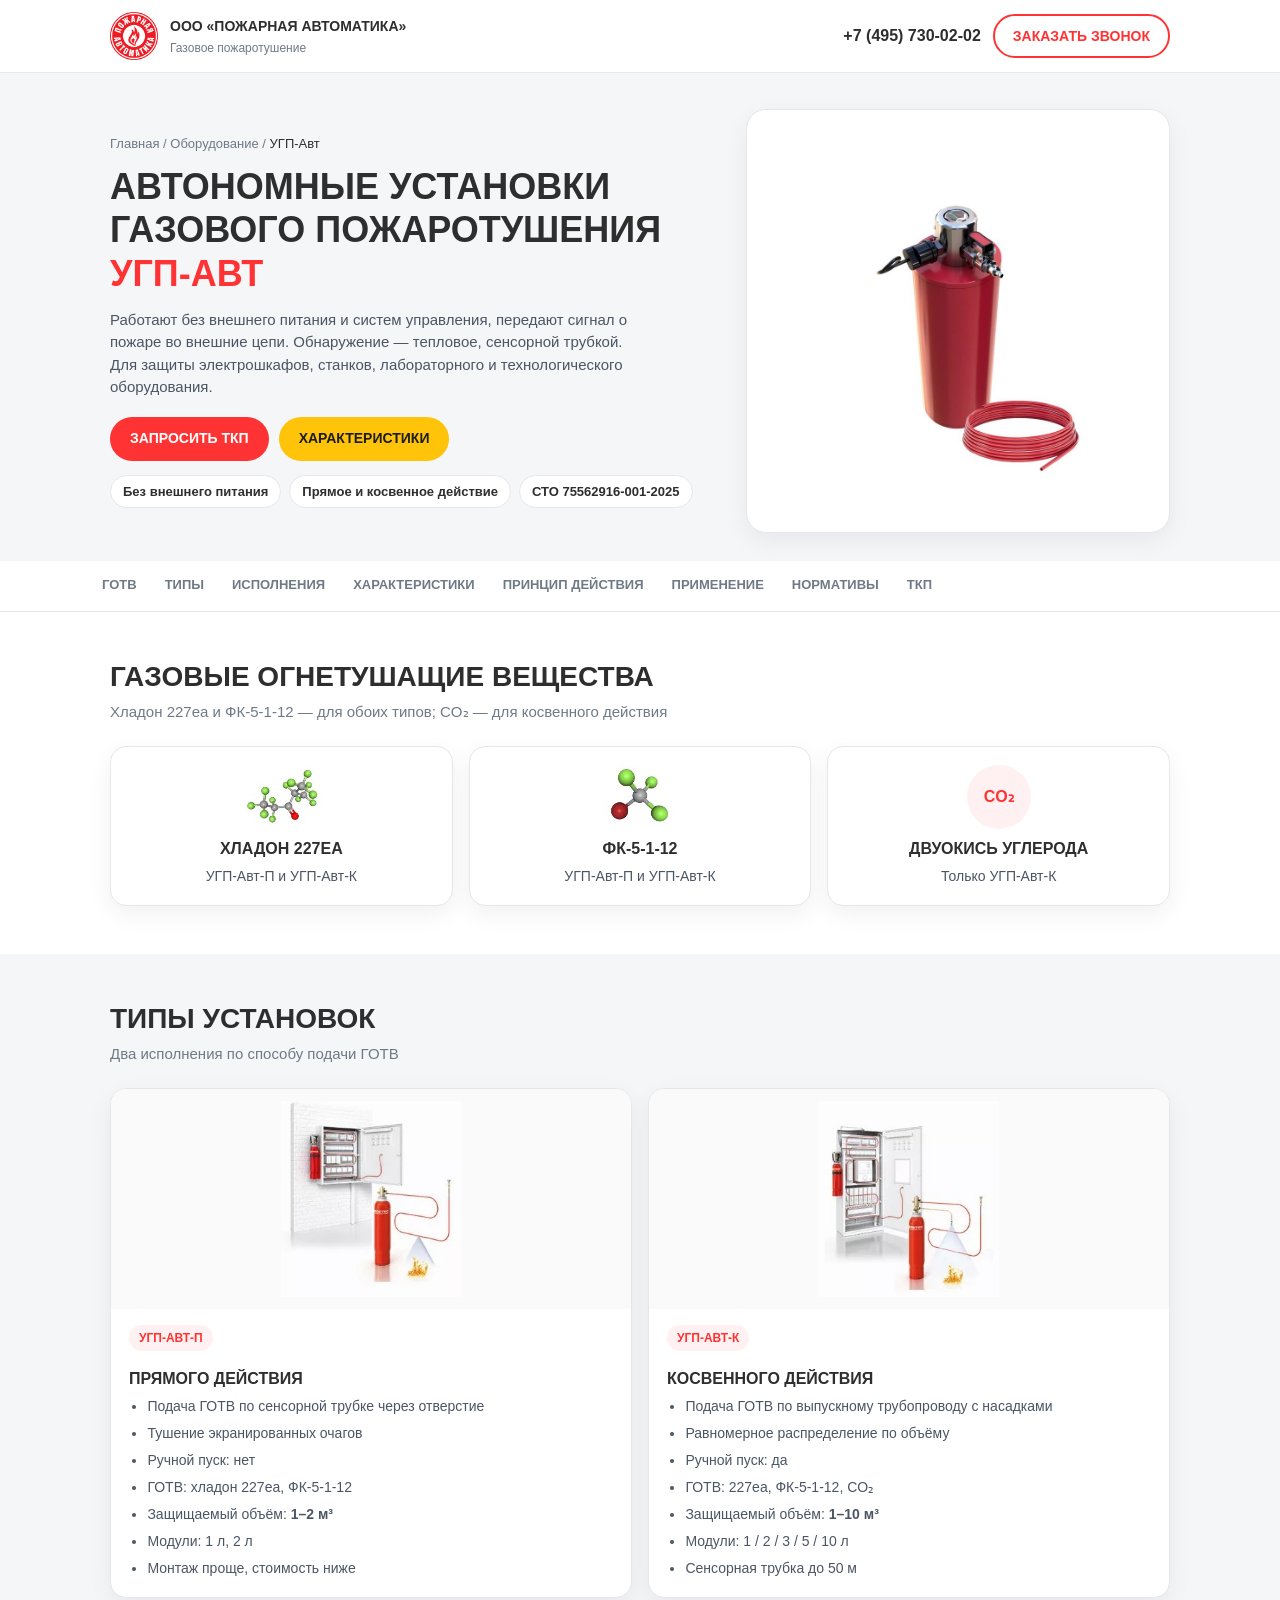
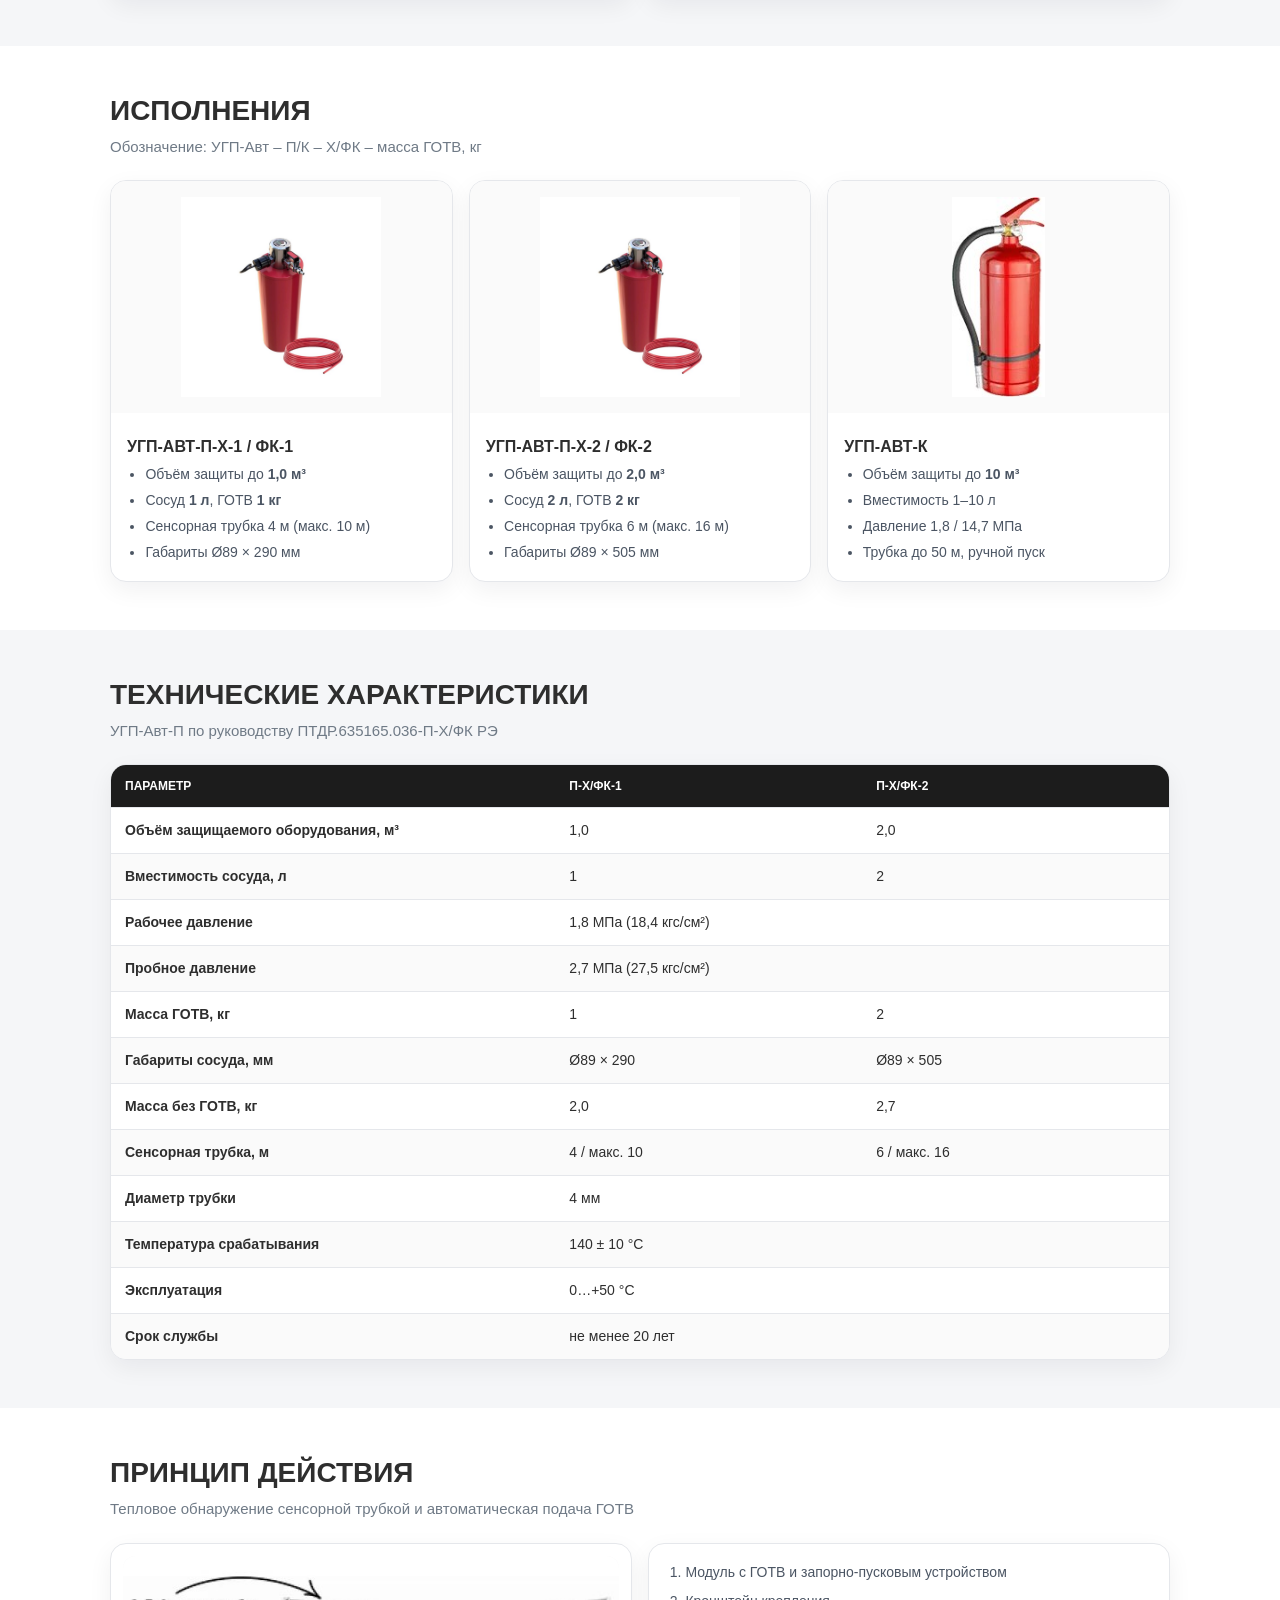
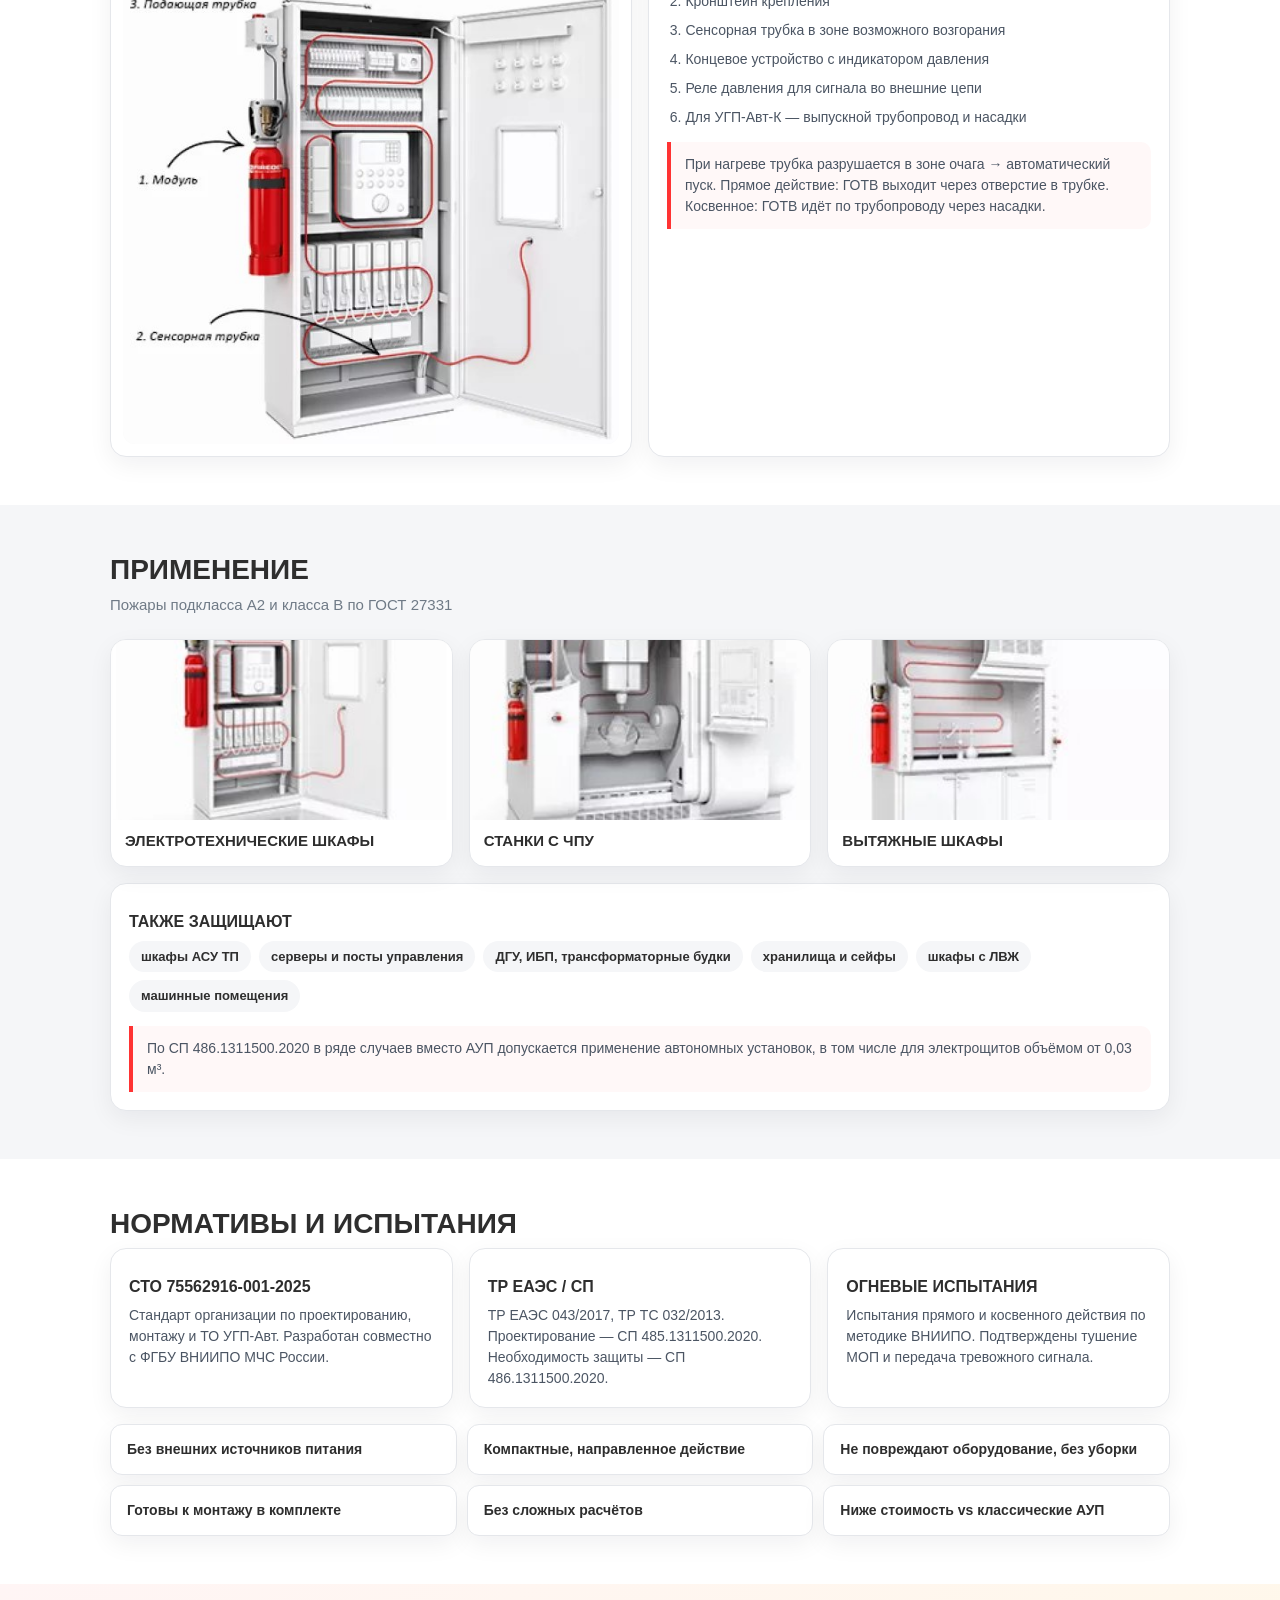
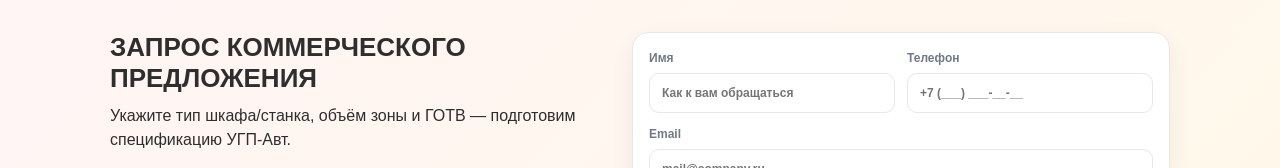
<file: index.html>
<!DOCTYPE html>
<html lang="ru">
<head>
  <meta charset="utf-8">
  <meta http-equiv="refresh" content="0; url=ugp-avt.html">
  <title>УГП-Авт</title>
  <link rel="canonical" href="ugp-avt.html">
</head>
<body>
  <p><a href="ugp-avt.html">Перейти на страницу УГП-Авт</a></p>
</body>
</html>
</file>
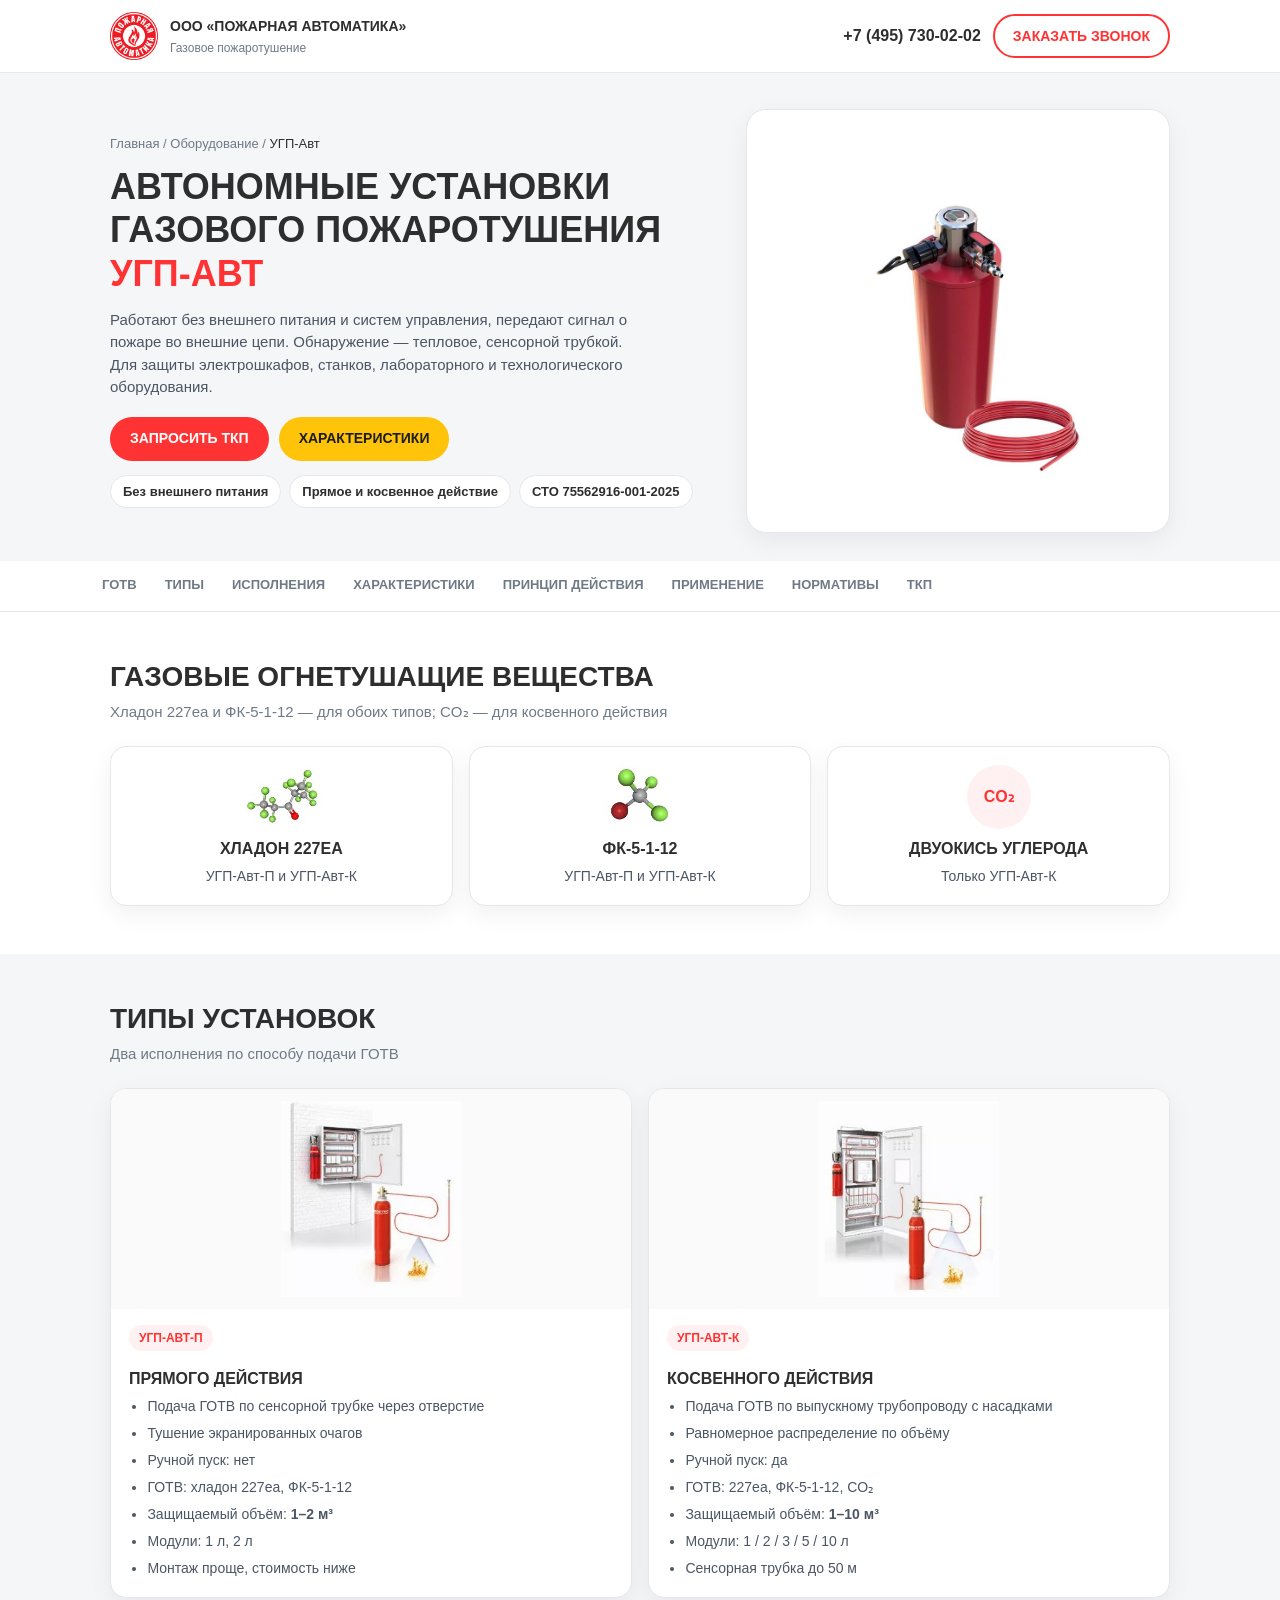
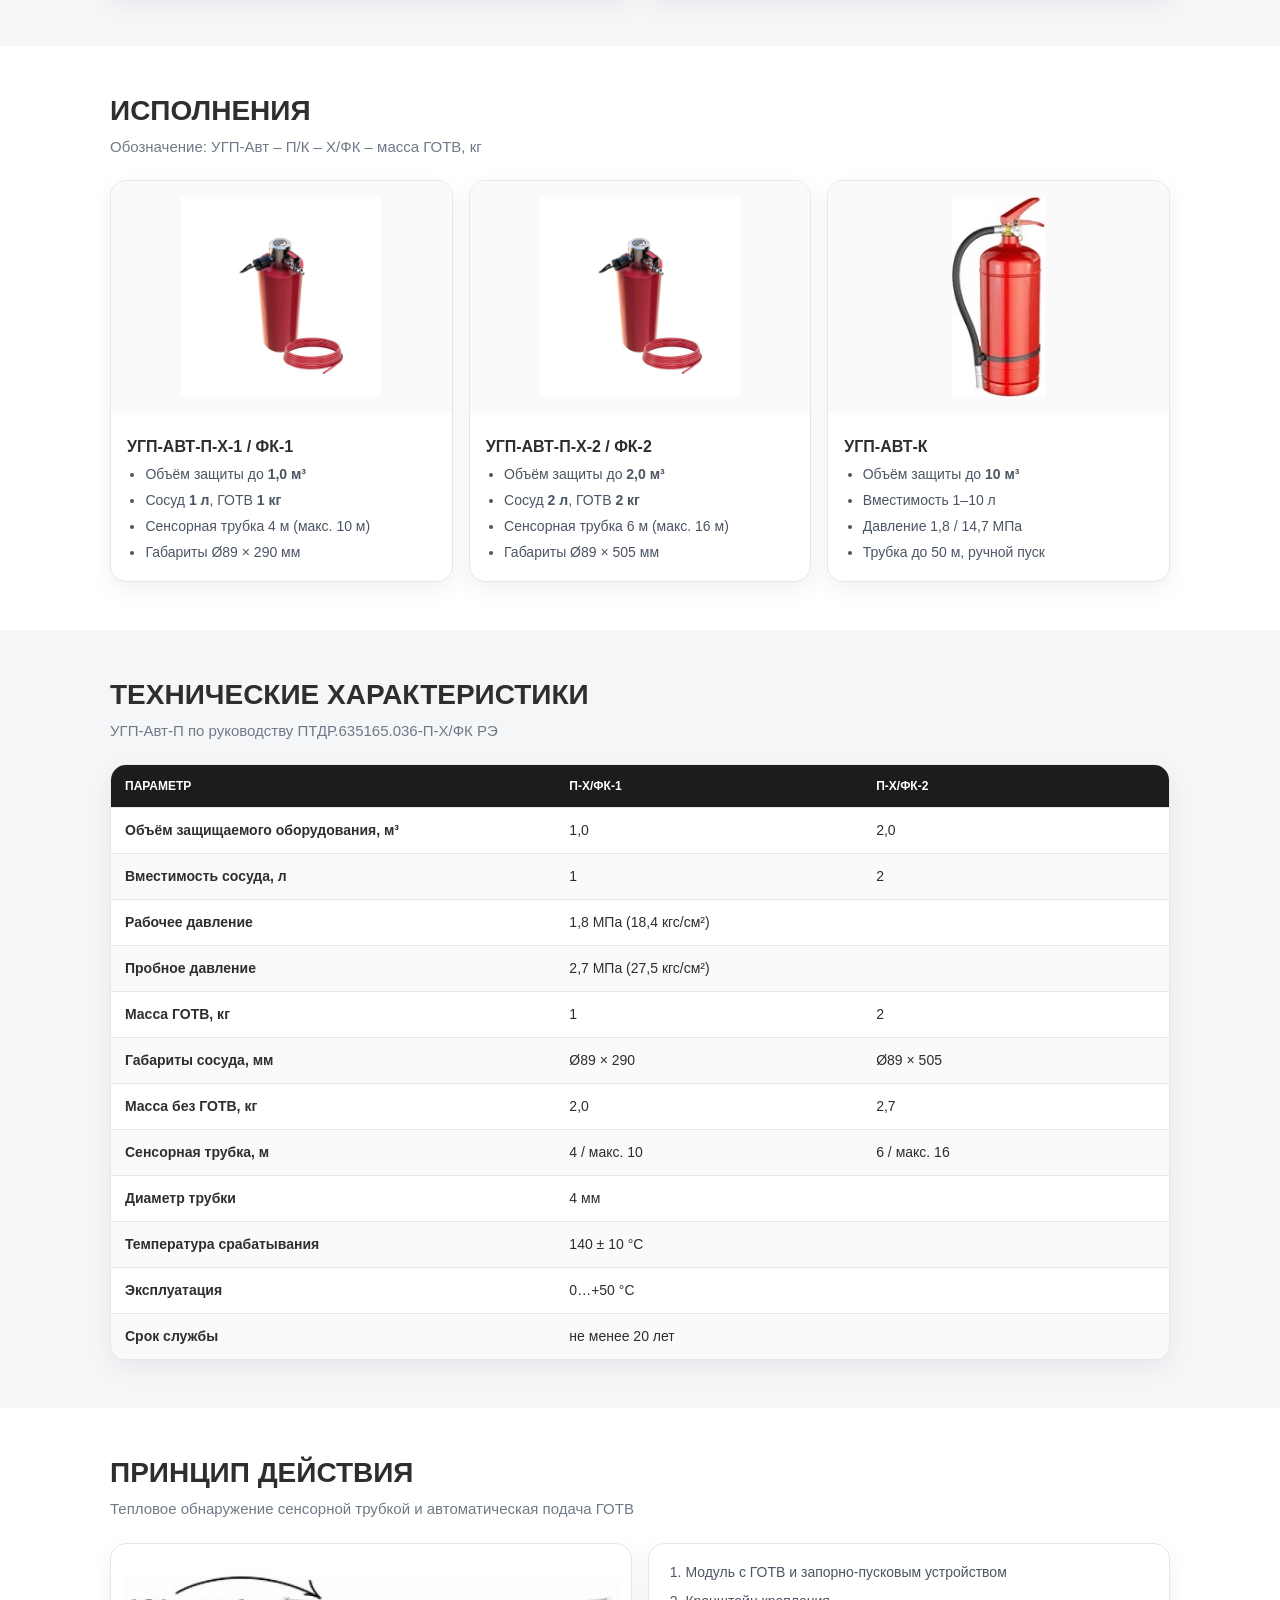
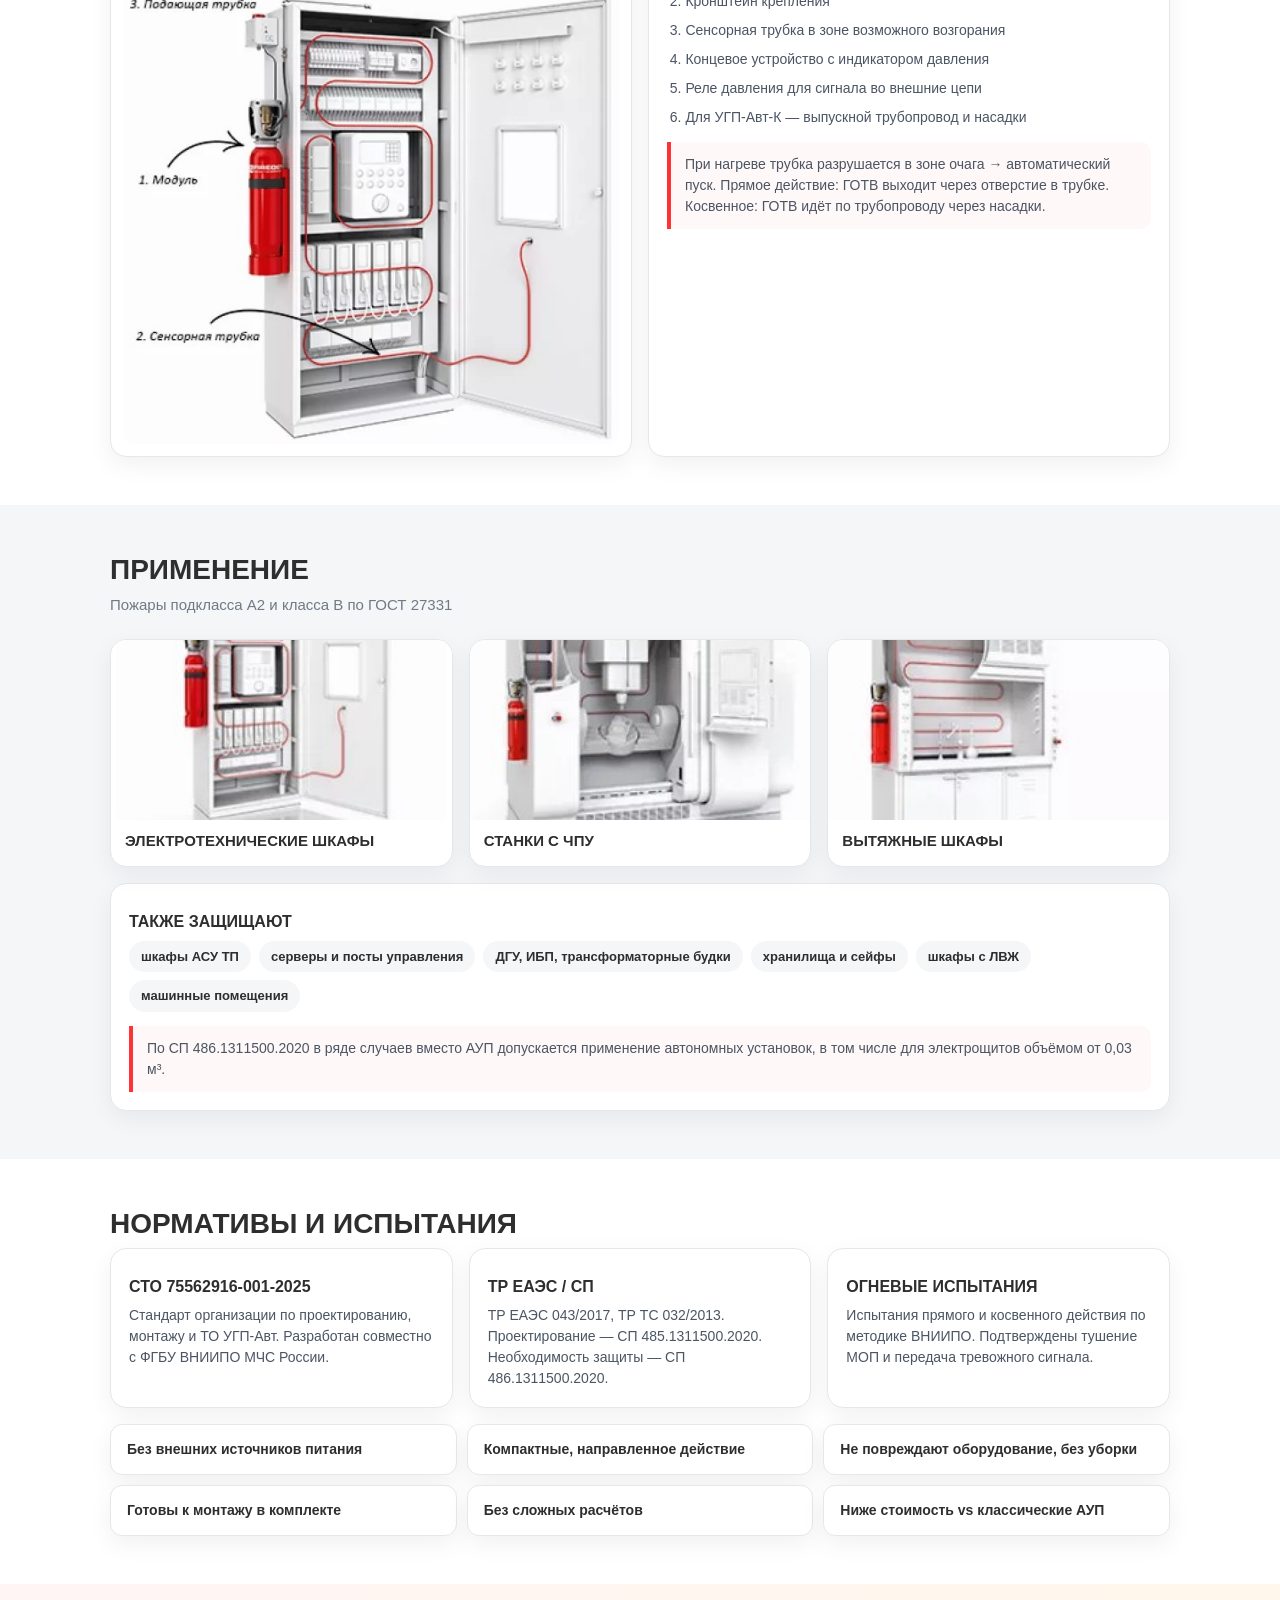
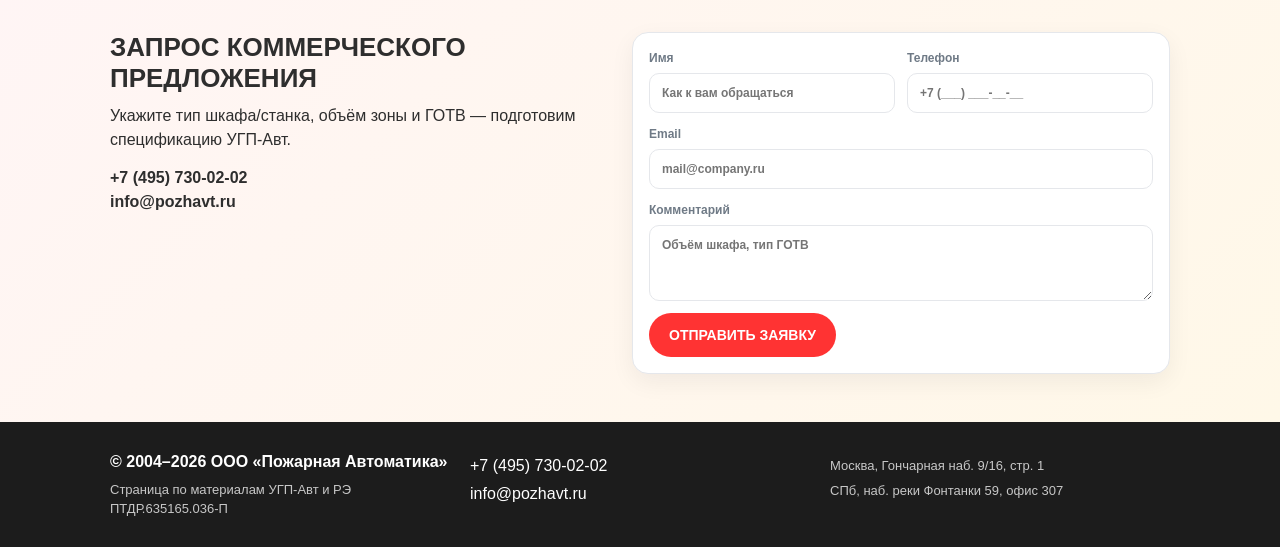
<file: ugp-avt.html>
<!DOCTYPE html>
<html lang="ru">
<head>
  <meta charset="utf-8">
  <meta name="viewport" content="width=device-width, initial-scale=1">
  <title>Купить автономную установку газового пожаротушения УГП-Авт | Пожарная Автоматика</title>
  <meta name="description" content="Автономные установки газового пожаротушения УГП-Авт прямого и косвенного действия. Хладон 227еа, ФК-5-1-12, CO₂. Защита шкафов и станков до 10 м³.">
  <link rel="stylesheet" href="ugp-avt.css">
</head>
<body>
  <header class="site-header">
    <div class="wrap site-header__row">
      <a class="brand" href="#top">
        <img src="assets/ugp/logo.png" width="48" height="48" alt="Пожарная Автоматика">
        <span class="brand__text">
          <strong>ООО «Пожарная Автоматика»</strong>
          <em>Газовое пожаротушение</em>
        </span>
      </a>
      <div class="site-header__right">
        <a class="tel" href="tel:+74957300202">+7 (495) 730-02-02</a>
        <a class="btn btn-outline" href="#request">Заказать звонок</a>
      </div>
    </div>
  </header>

  <main id="top">
    <!-- HERO -->
    <section class="hero">
      <div class="wrap hero__row">
        <div class="hero__content">
          <p class="breadcrumbs">Главная / Оборудование / <span>УГП-Авт</span></p>
          <h1>Автономные установки газового пожаротушения<br><span class="accent">УГП-Авт</span></h1>
          <p class="lead">
            Работают без внешнего питания и систем управления, передают сигнал о пожаре во внешние цепи.
            Обнаружение — тепловое, сенсорной трубкой. Для защиты электрошкафов, станков, лабораторного
            и технологического оборудования.
          </p>
          <div class="hero__btns">
            <a class="btn btn-red" href="#request">Запросить ТКП</a>
            <a class="btn btn-yellow" href="#char">Характеристики</a>
          </div>
          <div class="chips">
            <span>Без внешнего питания</span>
            <span>Прямое и косвенное действие</span>
            <span>СТО 75562916-001-2025</span>
          </div>
        </div>
        <div class="hero__photo">
          <img
            src="https://pozhavt.ru/upload/dev2fun.imagecompress/webp/iblock/7ba/um1mt987ot4m5s1yo28a31m6y5u4g605.webp"
            alt="Автономная установка газового пожаротушения УГП-Авт"
            width="480"
            height="480"
            onerror="this.onerror=null;this.src='assets/ugp/product.jpg';">
        </div>
      </div>
    </section>

    <!-- NAV -->
    <nav class="page-nav">
      <div class="wrap page-nav__row">
        <a href="#gotv">ГОТВ</a>
        <a href="#types">Типы</a>
        <a href="#modules">Исполнения</a>
        <a href="#char">Характеристики</a>
        <a href="#principle">Принцип действия</a>
        <a href="#application">Применение</a>
        <a href="#standards">Нормативы</a>
        <a href="#request">ТКП</a>
      </div>
    </nav>

    <!-- GOTV -->
    <section class="block" id="gotv">
      <div class="wrap">
        <h2>Газовые огнетушащие вещества</h2>
        <p class="sub">Хладон 227еа и ФК-5-1-12 — для обоих типов; CO₂ — для косвенного действия</p>
        <div class="row-3">
          <div class="card center">
            <img class="gotv-img" src="assets/ugp/gotv-227.jpg" alt="Хладон 227еа" width="96" height="70">
            <h3>Хладон 227еа</h3>
            <p>УГП-Авт-П и УГП-Авт-К</p>
          </div>
          <div class="card center">
            <img class="gotv-img" src="assets/ugp/gotv-fk.jpg" alt="ФК-5-1-12" width="96" height="70">
            <h3>ФК-5-1-12</h3>
            <p>УГП-Авт-П и УГП-Авт-К</p>
          </div>
          <div class="card center">
            <div class="co2">CO₂</div>
            <h3>Двуокись углерода</h3>
            <p>Только УГП-Авт-К</p>
          </div>
        </div>
      </div>
    </section>

    <!-- TYPES -->
    <section class="block block-gray" id="types">
      <div class="wrap">
        <h2>Типы установок</h2>
        <p class="sub">Два исполнения по способу подачи ГОТВ</p>
        <div class="row-2">
          <article class="card type">
            <img src="assets/ugp/direct.jpg" alt="Установка прямого действия" width="250" height="271">
            <div class="type__body">
              <span class="tag">УГП-Авт-П</span>
              <h3>Прямого действия</h3>
              <ul>
                <li>Подача ГОТВ по сенсорной трубке через отверстие</li>
                <li>Тушение экранированных очагов</li>
                <li>Ручной пуск: нет</li>
                <li>ГОТВ: хладон 227еа, ФК-5-1-12</li>
                <li>Защищаемый объём: <b>1–2 м³</b></li>
                <li>Модули: 1 л, 2 л</li>
                <li>Монтаж проще, стоимость ниже</li>
              </ul>
            </div>
          </article>
          <article class="card type">
            <img src="assets/ugp/indirect.jpg" alt="Установка косвенного действия" width="250" height="271">
            <div class="type__body">
              <span class="tag">УГП-Авт-К</span>
              <h3>Косвенного действия</h3>
              <ul>
                <li>Подача ГОТВ по выпускному трубопроводу с насадками</li>
                <li>Равномерное распределение по объёму</li>
                <li>Ручной пуск: да</li>
                <li>ГОТВ: 227еа, ФК-5-1-12, CO₂</li>
                <li>Защищаемый объём: <b>1–10 м³</b></li>
                <li>Модули: 1 / 2 / 3 / 5 / 10 л</li>
                <li>Сенсорная трубка до 50 м</li>
              </ul>
            </div>
          </article>
        </div>
      </div>
    </section>

    <!-- MODULES -->
    <section class="block" id="modules">
      <div class="wrap">
        <h2>Исполнения</h2>
        <p class="sub">Обозначение: УГП-Авт – П/К – Х/ФК – масса ГОТВ, кг</p>
        <div class="row-3">
          <article class="card product">
            <div class="product__img">
              <img src="assets/ugp/product.jpg" alt="УГП-Авт-П-1">
            </div>
            <div class="product__body">
              <h3>УГП-Авт-П-Х-1 / ФК-1</h3>
              <ul>
                <li>Объём защиты до <b>1,0 м³</b></li>
                <li>Сосуд <b>1 л</b>, ГОТВ <b>1 кг</b></li>
                <li>Сенсорная трубка 4 м (макс. 10 м)</li>
                <li>Габариты Ø89 × 290 мм</li>
              </ul>
            </div>
          </article>
          <article class="card product">
            <div class="product__img">
              <img src="assets/ugp/product.jpg" alt="УГП-Авт-П-2">
            </div>
            <div class="product__body">
              <h3>УГП-Авт-П-Х-2 / ФК-2</h3>
              <ul>
                <li>Объём защиты до <b>2,0 м³</b></li>
                <li>Сосуд <b>2 л</b>, ГОТВ <b>2 кг</b></li>
                <li>Сенсорная трубка 6 м (макс. 16 м)</li>
                <li>Габариты Ø89 × 505 мм</li>
              </ul>
            </div>
          </article>
          <article class="card product">
            <div class="product__img">
              <img src="assets/ugp/ext.jpg" alt="УГП-Авт-К">
            </div>
            <div class="product__body">
              <h3>УГП-Авт-К</h3>
              <ul>
                <li>Объём защиты до <b>10 м³</b></li>
                <li>Вместимость 1–10 л</li>
                <li>Давление 1,8 / 14,7 МПа</li>
                <li>Трубка до 50 м, ручной пуск</li>
              </ul>
            </div>
          </article>
        </div>
      </div>
    </section>

    <!-- SPECS -->
    <section class="block block-gray" id="char">
      <div class="wrap">
        <h2>Технические характеристики</h2>
        <p class="sub">УГП-Авт-П по руководству ПТДР.635165.036-П-Х/ФК РЭ</p>
        <div class="table-box">
          <table>
            <thead>
              <tr>
                <th>Параметр</th>
                <th>П-Х/ФК-1</th>
                <th>П-Х/ФК-2</th>
              </tr>
            </thead>
            <tbody>
              <tr><td>Объём защищаемого оборудования, м³</td><td>1,0</td><td>2,0</td></tr>
              <tr><td>Вместимость сосуда, л</td><td>1</td><td>2</td></tr>
              <tr><td>Рабочее давление</td><td colspan="2">1,8 МПа (18,4 кгс/см²)</td></tr>
              <tr><td>Пробное давление</td><td colspan="2">2,7 МПа (27,5 кгс/см²)</td></tr>
              <tr><td>Масса ГОТВ, кг</td><td>1</td><td>2</td></tr>
              <tr><td>Габариты сосуда, мм</td><td>Ø89 × 290</td><td>Ø89 × 505</td></tr>
              <tr><td>Масса без ГОТВ, кг</td><td>2,0</td><td>2,7</td></tr>
              <tr><td>Сенсорная трубка, м</td><td>4 / макс. 10</td><td>6 / макс. 16</td></tr>
              <tr><td>Диаметр трубки</td><td colspan="2">4 мм</td></tr>
              <tr><td>Температура срабатывания</td><td colspan="2">140 ± 10 °C</td></tr>
              <tr><td>Эксплуатация</td><td colspan="2">0…+50 °C</td></tr>
              <tr><td>Срок службы</td><td colspan="2">не менее 20 лет</td></tr>
            </tbody>
          </table>
        </div>
      </div>
    </section>

    <!-- PRINCIPLE -->
    <section class="block" id="principle">
      <div class="wrap">
        <h2>Принцип действия</h2>
        <p class="sub">Тепловое обнаружение сенсорной трубкой и автоматическая подача ГОТВ</p>
        <div class="row-2 principle">
          <div class="card photo-card">
            <img src="assets/ugp/princip.jpg" alt="Принцип действия УГП-Авт">
          </div>
          <div class="card">
            <ol class="steps">
              <li>Модуль с ГОТВ и запорно-пусковым устройством</li>
              <li>Кронштейн крепления</li>
              <li>Сенсорная трубка в зоне возможного возгорания</li>
              <li>Концевое устройство с индикатором давления</li>
              <li>Реле давления для сигнала во внешние цепи</li>
              <li>Для УГП-Авт-К — выпускной трубопровод и насадки</li>
            </ol>
            <p class="note">
              При нагреве трубка разрушается в зоне очага → автоматический пуск.
              Прямое действие: ГОТВ выходит через отверстие в трубке.
              Косвенное: ГОТВ идёт по трубопроводу через насадки.
            </p>
          </div>
        </div>
      </div>
    </section>

    <!-- APPLICATION -->
    <section class="block block-gray" id="application">
      <div class="wrap">
        <h2>Применение</h2>
        <p class="sub">Пожары подкласса А2 и класса В по ГОСТ 27331</p>
        <div class="row-3">
          <article class="card app">
            <img src="assets/ugp/app-cabinet.jpg" alt="Электротехнические шкафы">
            <h3>Электротехнические шкафы</h3>
          </article>
          <article class="card app">
            <img src="assets/ugp/app-cnc.jpg" alt="Станки с ЧПУ">
            <h3>Станки с ЧПУ</h3>
          </article>
          <article class="card app">
            <img src="assets/ugp/app-fume.jpg" alt="Вытяжные шкафы">
            <h3>Вытяжные шкафы</h3>
          </article>
        </div>
        <div class="card list-card">
          <h3>Также защищают</h3>
          <ul class="inline-list">
            <li>шкафы АСУ ТП</li>
            <li>серверы и посты управления</li>
            <li>ДГУ, ИБП, трансформаторные будки</li>
            <li>хранилища и сейфы</li>
            <li>шкафы с ЛВЖ</li>
            <li>машинные помещения</li>
          </ul>
          <p class="note">По СП 486.1311500.2020 в ряде случаев вместо АУП допускается применение автономных установок, в том числе для электрощитов объёмом от 0,03 м³.</p>
        </div>
      </div>
    </section>

    <!-- STANDARDS -->
    <section class="block" id="standards">
      <div class="wrap">
        <h2>Нормативы и испытания</h2>
        <div class="row-3">
          <article class="card">
            <h3>СТО 75562916-001-2025</h3>
            <p>Стандарт организации по проектированию, монтажу и ТО УГП-Авт. Разработан совместно с ФГБУ ВНИИПО МЧС России.</p>
          </article>
          <article class="card">
            <h3>ТР ЕАЭС / СП</h3>
            <p>ТР ЕАЭС 043/2017, ТР ТС 032/2013. Проектирование — СП 485.1311500.2020. Необходимость защиты — СП 486.1311500.2020.</p>
          </article>
          <article class="card">
            <h3>Огневые испытания</h3>
            <p>Испытания прямого и косвенного действия по методике ВНИИПО. Подтверждены тушение МОП и передача тревожного сигнала.</p>
          </article>
        </div>
        <ul class="benefits">
          <li>Без внешних источников питания</li>
          <li>Компактные, направленное действие</li>
          <li>Не повреждают оборудование, без уборки</li>
          <li>Готовы к монтажу в комплекте</li>
          <li>Без сложных расчётов</li>
          <li>Ниже стоимость vs классические АУП</li>
        </ul>
      </div>
    </section>

    <!-- REQUEST -->
    <section class="block block-request" id="request">
      <div class="wrap request">
        <div class="request__text">
          <h2>Запрос коммерческого предложения</h2>
          <p>Укажите тип шкафа/станка, объём зоны и ГОТВ — подготовим спецификацию УГП-Авт.</p>
          <p class="request__contacts">
            <a href="tel:+74957300202">+7 (495) 730-02-02</a><br>
            <a href="mailto:info@pozhavt.ru">info@pozhavt.ru</a>
          </p>
        </div>
        <form class="form" id="form">
          <label>Имя<input name="name" required placeholder="Как к вам обращаться"></label>
          <label>Телефон<input type="tel" name="phone" required placeholder="+7 (___) ___-__-__"></label>
          <label class="full">Email<input type="email" name="email" placeholder="mail@company.ru"></label>
          <label class="full">Комментарий<textarea name="comment" rows="3" placeholder="Объём шкафа, тип ГОТВ"></textarea></label>
          <button class="btn btn-red" type="submit">Отправить заявку</button>
        </form>
      </div>
    </section>
  </main>

  <footer class="site-footer">
    <div class="wrap site-footer__row">
      <div>
        <strong>© 2004–2026 ООО «Пожарная Автоматика»</strong>
        <p>Страница по материалам УГП-Авт и РЭ ПТДР.635165.036-П</p>
      </div>
      <div>
        <a href="tel:+74957300202">+7 (495) 730-02-02</a>
        <a href="mailto:info@pozhavt.ru">info@pozhavt.ru</a>
      </div>
      <div>
        <p>Москва, Гончарная наб. 9/16, стр. 1</p>
        <p>СПб, наб. реки Фонтанки 59, офис 307</p>
      </div>
    </div>
  </footer>

  <script>
    document.getElementById('form').addEventListener('submit', function (e) {
      e.preventDefault();
      alert('Заявка отправлена!');
      this.reset();
    });
  </script>
</body>
</html>
</file>
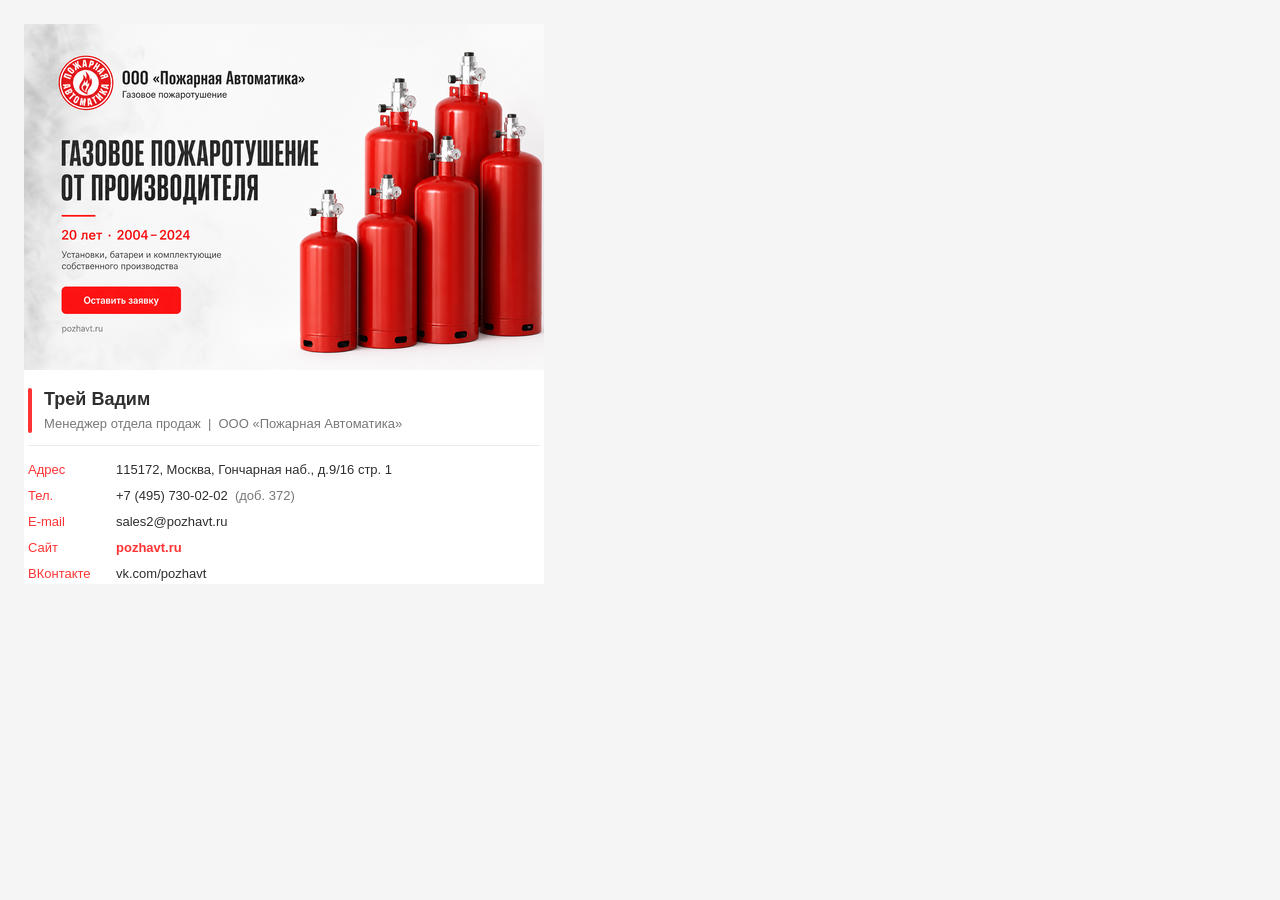
<file: assets/email-signature-trey-vadim.html>
<!DOCTYPE html>
<html lang="ru">
<head>
  <meta charset="utf-8">
  <title>Подпись — Трей Вадим | Пожарная Автоматика</title>
</head>
<body style="margin:0;padding:24px;background:#f5f5f5;">

<!--
  EMAIL SIGNATURE — Трей Вадим
  Как использовать:
  1. Загрузите файл assets/pozhavt-20-years-email.png на сайт
     (например https://pozhavt.ru/upload/signature/pozhavt-20-years-email.png)
  2. В img src ниже замените IMAGE_URL на этот абсолютный адрес
  3. Вставьте блок #pozhavt-signature в подпись почтового клиента
     (Gmail / Outlook / Яндекс.Почта — в режиме HTML)
-->

<table id="pozhavt-signature" cellpadding="0" cellspacing="0" border="0" style="border-collapse:collapse;max-width:520px;font-family:Arial,Helvetica,sans-serif;color:#2e2e2e;background:#ffffff;">
  <tr>
    <td style="padding:0;line-height:0;">
      <a href="https://pozhavt.ru/" target="_blank" style="text-decoration:none;">
        <img
          src="pozhavt-20-years-email.png"
          alt="ООО «Пожарная Автоматика» — 20 лет. Газовое пожаротушение от производителя"
          width="520"
          height="346"
          style="display:block;border:0;width:520px;max-width:100%;height:auto;"
        >
      </a>
    </td>
  </tr>
  <tr>
    <td style="padding:18px 4px 0 4px;">
      <table cellpadding="0" cellspacing="0" border="0" style="border-collapse:collapse;width:100%;">
        <tr>
          <td style="padding:0 0 12px 0;border-bottom:1px solid #eaeaea;">
            <table cellpadding="0" cellspacing="0" border="0" style="border-collapse:collapse;">
              <tr>
                <td style="width:4px;background:#ff3333;border-radius:2px;"></td>
                <td style="padding-left:12px;">
                  <div style="font-size:18px;line-height:1.25;font-weight:bold;color:#2e2e2e;">
                    Трей Вадим
                  </div>
                  <div style="font-size:13px;line-height:1.4;color:#777777;padding-top:4px;">
                    Менеджер отдела продаж&nbsp;&nbsp;|&nbsp;&nbsp;ООО «Пожарная Автоматика»
                  </div>
                </td>
              </tr>
            </table>
          </td>
        </tr>
        <tr>
          <td style="padding:14px 0 0 0;">
            <table cellpadding="0" cellspacing="0" border="0" style="border-collapse:collapse;font-size:13px;line-height:1.55;">
              <tr>
                <td style="padding:0 0 6px 0;vertical-align:top;width:88px;color:#ff3333;white-space:nowrap;">Адрес</td>
                <td style="padding:0 0 6px 0;vertical-align:top;color:#2e2e2e;">
                  115172, Москва, Гончарная наб., д.9/16 стр.&nbsp;1
                </td>
              </tr>
              <tr>
                <td style="padding:0 0 6px 0;vertical-align:top;color:#ff3333;white-space:nowrap;">Тел.</td>
                <td style="padding:0 0 6px 0;vertical-align:top;">
                  <a href="tel:+74957300202" style="color:#2e2e2e;text-decoration:none;">+7 (495) 730-02-02</a>
                  <span style="color:#777777;">&nbsp;(доб.&nbsp;372)</span>
                </td>
              </tr>
              <tr>
                <td style="padding:0 0 6px 0;vertical-align:top;color:#ff3333;white-space:nowrap;">E-mail</td>
                <td style="padding:0 0 6px 0;vertical-align:top;">
                  <a href="mailto:sales2@pozhavt.ru" style="color:#2e2e2e;text-decoration:none;">sales2@pozhavt.ru</a>
                </td>
              </tr>
              <tr>
                <td style="padding:0 0 6px 0;vertical-align:top;color:#ff3333;white-space:nowrap;">Сайт</td>
                <td style="padding:0 0 6px 0;vertical-align:top;">
                  <a href="https://pozhavt.ru/" target="_blank" style="color:#ff3333;text-decoration:none;font-weight:bold;">pozhavt.ru</a>
                </td>
              </tr>
              <tr>
                <td style="padding:0;vertical-align:top;color:#ff3333;white-space:nowrap;">ВКонтакте</td>
                <td style="padding:0;vertical-align:top;">
                  <a href="https://vk.com/pozhavt" target="_blank" style="color:#2e2e2e;text-decoration:none;">vk.com/pozhavt</a>
                </td>
              </tr>
            </table>
          </td>
        </tr>
      </table>
    </td>
  </tr>
</table>

</body>
</html>
</file>
<file: ugp-avt.css>
/* УГП-Авт — устойчивая вёрстка */
:root {
  --red: #ff3333;
  --red-dark: #e01212;
  --yellow: #ffc309;
  --text: #2e2e2e;
  --muted: #6f7a86;
  --bg: #ffffff;
  --gray: #f5f6f8;
  --line: #e5e7eb;
  --dark: #1c1c1c;
  --radius: 16px;
  --shadow: 0 8px 24px rgba(17, 24, 39, 0.06);
}

* { box-sizing: border-box; }
html { scroll-behavior: smooth; scroll-padding-top: 120px; }
body {
  margin: 0;
  font-family: Arial, Helvetica, sans-serif;
  color: var(--text);
  background: var(--bg);
  line-height: 1.5;
}
img { max-width: 100%; height: auto; display: block; border: 0; }
a { color: inherit; text-decoration: none; }
a:hover { color: var(--red); }
h1, h2, h3 { margin: 0; line-height: 1.2; }
p { margin: 0; }
ul, ol { margin: 0; padding-left: 1.15rem; }

.wrap {
  width: 100%;
  max-width: 1100px;
  margin: 0 auto;
  padding: 0 20px;
}

/* Header */
.site-header {
  position: sticky;
  top: 0;
  z-index: 100;
  background: #fff;
  border-bottom: 1px solid var(--line);
}
.site-header__row {
  min-height: 72px;
  display: flex;
  align-items: center;
  justify-content: space-between;
  gap: 16px;
}
.brand { display: flex; align-items: center; gap: 12px; }
.brand img { width: 48px; height: 48px; flex: 0 0 auto; }
.brand__text { display: flex; flex-direction: column; gap: 2px; }
.brand__text strong { font-size: 14px; text-transform: uppercase; }
.brand__text em { font-style: normal; font-size: 12px; color: var(--muted); }
.site-header__right { display: flex; align-items: center; gap: 12px; }
.tel { font-weight: 700; font-size: 16px; white-space: nowrap; }

/* Buttons */
.btn {
  display: inline-flex;
  align-items: center;
  justify-content: center;
  min-height: 44px;
  padding: 0 18px;
  border-radius: 999px;
  border: 2px solid transparent;
  font-weight: 700;
  font-size: 14px;
  text-transform: uppercase;
  cursor: pointer;
}
.btn-red { background: var(--red); color: #fff; }
.btn-red:hover { background: var(--red-dark); color: #fff; }
.btn-yellow { background: var(--yellow); color: var(--dark); }
.btn-yellow:hover { color: var(--dark); filter: brightness(0.97); }
.btn-outline { border-color: var(--red); color: var(--red); background: #fff; }
.btn-outline:hover { background: var(--red); color: #fff; }

/* Hero */
.hero {
  padding: 36px 0 28px;
  background: var(--gray);
}
.hero__row {
  display: flex;
  align-items: center;
  gap: 40px;
}
.hero__content { flex: 1 1 55%; min-width: 0; }
.hero__photo {
  flex: 0 1 40%;
  min-width: 0;
  background: #fff;
  border: 1px solid var(--line);
  border-radius: 20px;
  padding: 16px;
  box-shadow: var(--shadow);
}
.hero__photo img {
  width: 100%;
  max-width: 420px;
  margin: 0 auto;
  object-fit: contain;
}
.breadcrumbs { font-size: 13px; color: var(--muted); margin-bottom: 12px; }
.breadcrumbs span { color: var(--text); }
.hero h1 {
  font-size: clamp(26px, 4vw, 36px);
  text-transform: uppercase;
  margin-bottom: 14px;
}
.accent { color: var(--red); }
.lead {
  font-size: 15px;
  color: #4b5563;
  margin-bottom: 18px;
  max-width: 540px;
}
.hero__btns { display: flex; flex-wrap: wrap; gap: 10px; margin-bottom: 14px; }
.chips { display: flex; flex-wrap: wrap; gap: 8px; }
.chips span {
  background: #fff;
  border: 1px solid var(--line);
  border-radius: 999px;
  padding: 6px 12px;
  font-size: 13px;
  font-weight: 600;
}

/* Page nav */
.page-nav {
  position: sticky;
  top: 72px;
  z-index: 90;
  background: #fff;
  border-bottom: 1px solid var(--line);
}
.page-nav__row {
  display: flex;
  gap: 4px;
  overflow-x: auto;
  padding: 0;
}
.page-nav a {
  flex: 0 0 auto;
  padding: 14px 12px;
  font-size: 13px;
  font-weight: 700;
  text-transform: uppercase;
  color: var(--muted);
  border-bottom: 2px solid transparent;
}
.page-nav a:hover { color: var(--red); border-bottom-color: var(--red); }

/* Blocks */
.block { padding: 48px 0; }
.block-gray { background: var(--gray); }
.block h2 {
  font-size: clamp(22px, 3vw, 28px);
  text-transform: uppercase;
  margin-bottom: 8px;
}
.sub { color: var(--muted); margin-bottom: 22px; font-size: 15px; }

.row-2, .row-3 {
  display: flex;
  flex-wrap: wrap;
  gap: 16px;
}
.row-2 > * { flex: 1 1 calc(50% - 16px); min-width: 280px; }
.row-3 > * { flex: 1 1 calc(33.333% - 16px); min-width: 240px; }

.card {
  background: #fff;
  border: 1px solid var(--line);
  border-radius: var(--radius);
  padding: 18px;
  box-shadow: var(--shadow);
}
.card.center { text-align: center; }
.card h3 {
  font-size: 16px;
  text-transform: uppercase;
  margin: 10px 0 8px;
}
.card p { color: #4b5563; font-size: 14px; }
.gotv-img { margin: 0 auto 8px; height: 64px; width: auto; object-fit: contain; }
.co2 {
  width: 64px; height: 64px; margin: 0 auto 8px;
  border-radius: 50%; background: #fff1f1; color: var(--red);
  display: flex; align-items: center; justify-content: center;
  font-weight: 800;
}

.type {
  display: flex;
  flex-direction: column;
  padding: 0;
  overflow: hidden;
}
.type > img {
  width: 100%;
  height: 220px;
  object-fit: contain;
  background: #fafafa;
  padding: 12px;
}
.type__body { padding: 16px 18px 18px; }
.tag {
  display: inline-block;
  background: #fff1f1;
  color: var(--red);
  font-size: 12px;
  font-weight: 800;
  text-transform: uppercase;
  padding: 4px 10px;
  border-radius: 999px;
  margin-bottom: 8px;
}
.type ul { color: #4b5563; font-size: 14px; }
.type li + li { margin-top: 6px; }

.product { padding: 0; overflow: hidden; display: flex; flex-direction: column; }
.product__img {
  background: #fafafa;
  padding: 16px;
  min-height: 220px;
  display: flex;
  align-items: center;
  justify-content: center;
}
.product__img img {
  max-height: 200px;
  width: auto;
  max-width: 100%;
  object-fit: contain;
}
.product__body { padding: 14px 16px 18px; }
.product ul { color: #4b5563; font-size: 14px; }
.product li + li { margin-top: 5px; }

.table-box {
  overflow-x: auto;
  background: #fff;
  border: 1px solid var(--line);
  border-radius: var(--radius);
  box-shadow: var(--shadow);
}
table {
  width: 100%;
  border-collapse: collapse;
  min-width: 620px;
}
th, td {
  padding: 12px 14px;
  text-align: left;
  border-bottom: 1px solid var(--line);
  vertical-align: top;
  font-size: 14px;
}
th {
  background: var(--dark);
  color: #fff;
  text-transform: uppercase;
  font-size: 12px;
}
td:first-child { font-weight: 700; width: 42%; }
tr:nth-child(even) td { background: #fafafa; }
tr:last-child td { border-bottom: 0; }

.principle .photo-card { padding: 12px; }
.principle .photo-card img {
  width: 100%;
  border-radius: 12px;
  background: #fafafa;
}
.steps { color: #4b5563; font-size: 14px; }
.steps li + li { margin-top: 8px; }
.note {
  margin-top: 14px;
  padding: 12px 14px;
  background: #fff8f8;
  border-left: 4px solid var(--red);
  border-radius: 0 10px 10px 0;
  color: #4b5563;
  font-size: 14px;
}

.app { padding: 0; overflow: hidden; }
.app img {
  width: 100%;
  height: 180px;
  object-fit: cover;
  background: #eee;
}
.app h3 { padding: 12px 14px 16px; margin: 0; font-size: 15px; }
.list-card { margin-top: 16px; }
.inline-list {
  display: flex;
  flex-wrap: wrap;
  gap: 8px;
  list-style: none;
  padding: 0;
  margin: 10px 0 12px;
}
.inline-list li {
  background: var(--gray);
  border-radius: 999px;
  padding: 6px 12px;
  font-size: 13px;
  font-weight: 600;
}

.benefits {
  list-style: none;
  padding: 0;
  margin-top: 16px;
  display: flex;
  flex-wrap: wrap;
  gap: 10px;
}
.benefits li {
  flex: 1 1 calc(33.333% - 10px);
  min-width: 220px;
  background: #fff;
  border: 1px solid var(--line);
  border-radius: 12px;
  padding: 14px 16px;
  font-weight: 700;
  font-size: 14px;
  box-shadow: var(--shadow);
}

.block-request { background: linear-gradient(135deg, #fff5f5, #fff8e8); }
.request {
  display: flex;
  flex-wrap: wrap;
  gap: 24px;
  align-items: flex-start;
}
.request__text { flex: 1 1 320px; }
.request__text h2 { margin-bottom: 10px; text-transform: uppercase; font-size: 26px; }
.request__contacts { margin-top: 14px; font-weight: 700; }
.form {
  flex: 1 1 360px;
  display: grid;
  grid-template-columns: 1fr 1fr;
  gap: 12px;
  background: #fff;
  border: 1px solid var(--line);
  border-radius: var(--radius);
  padding: 16px;
  box-shadow: var(--shadow);
}
.form label {
  display: flex;
  flex-direction: column;
  gap: 6px;
  font-size: 12px;
  color: var(--muted);
  font-weight: 700;
}
.form .full { grid-column: 1 / -1; }
.form input, .form textarea {
  border: 1px solid var(--line);
  border-radius: 10px;
  padding: 10px 12px;
  font: inherit;
  color: var(--text);
}
.form input:focus, .form textarea:focus {
  outline: 2px solid rgba(255, 51, 51, 0.2);
  border-color: var(--red);
}
.form .btn { grid-column: 1 / -1; justify-self: start; }

.site-footer {
  background: var(--dark);
  color: #fff;
  padding: 28px 0;
}
.site-footer a { color: #fff; }
.site-footer a:hover { color: var(--yellow); }
.site-footer__row {
  display: flex;
  flex-wrap: wrap;
  gap: 20px;
}
.site-footer__row > div { flex: 1 1 220px; }
.site-footer p { color: #c7c7c7; font-size: 13px; margin-top: 6px; }
.site-footer a { display: block; margin-top: 4px; }

@media (max-width: 860px) {
  .hero__row { flex-direction: column-reverse; gap: 20px; }
  .hero__photo { width: 100%; }
  .tel { display: none; }
  .row-2 > *, .row-3 > *, .benefits li { flex: 1 1 100%; }
  .form { grid-template-columns: 1fr; }
}
</file>
